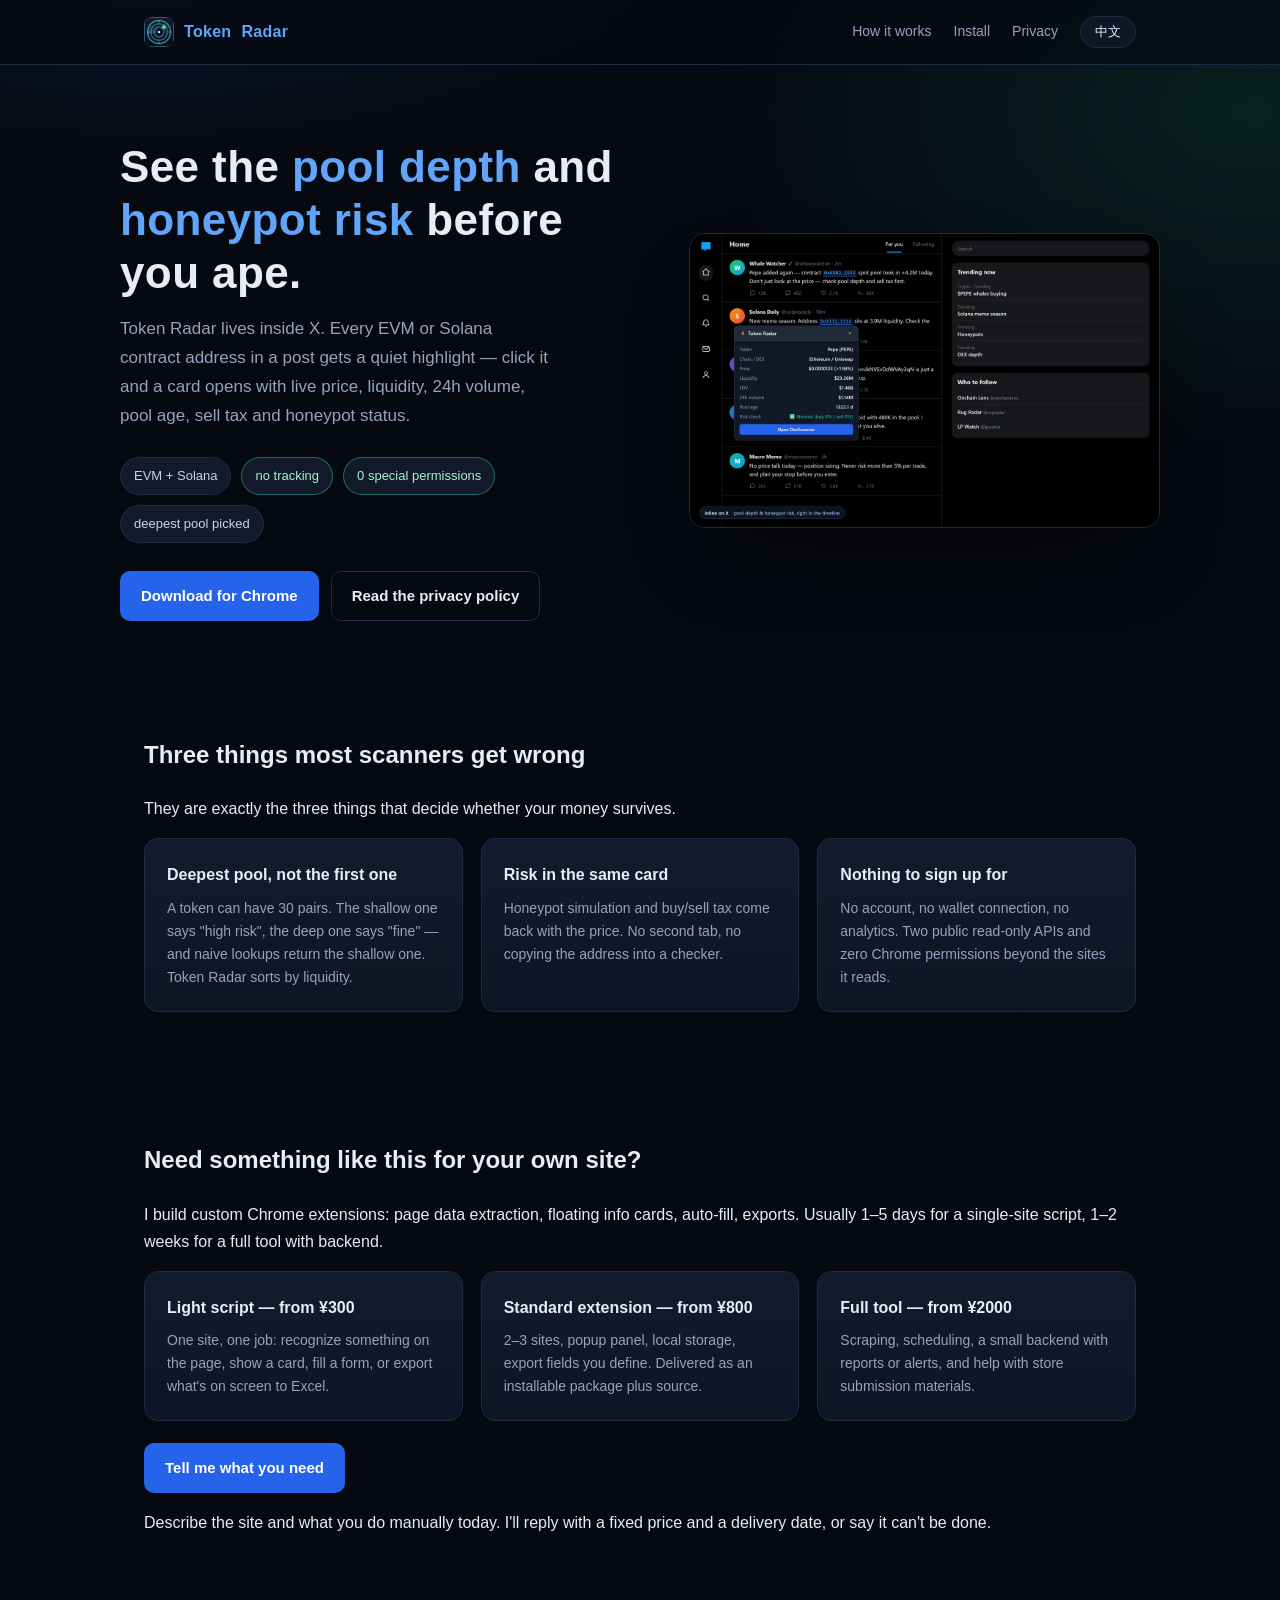
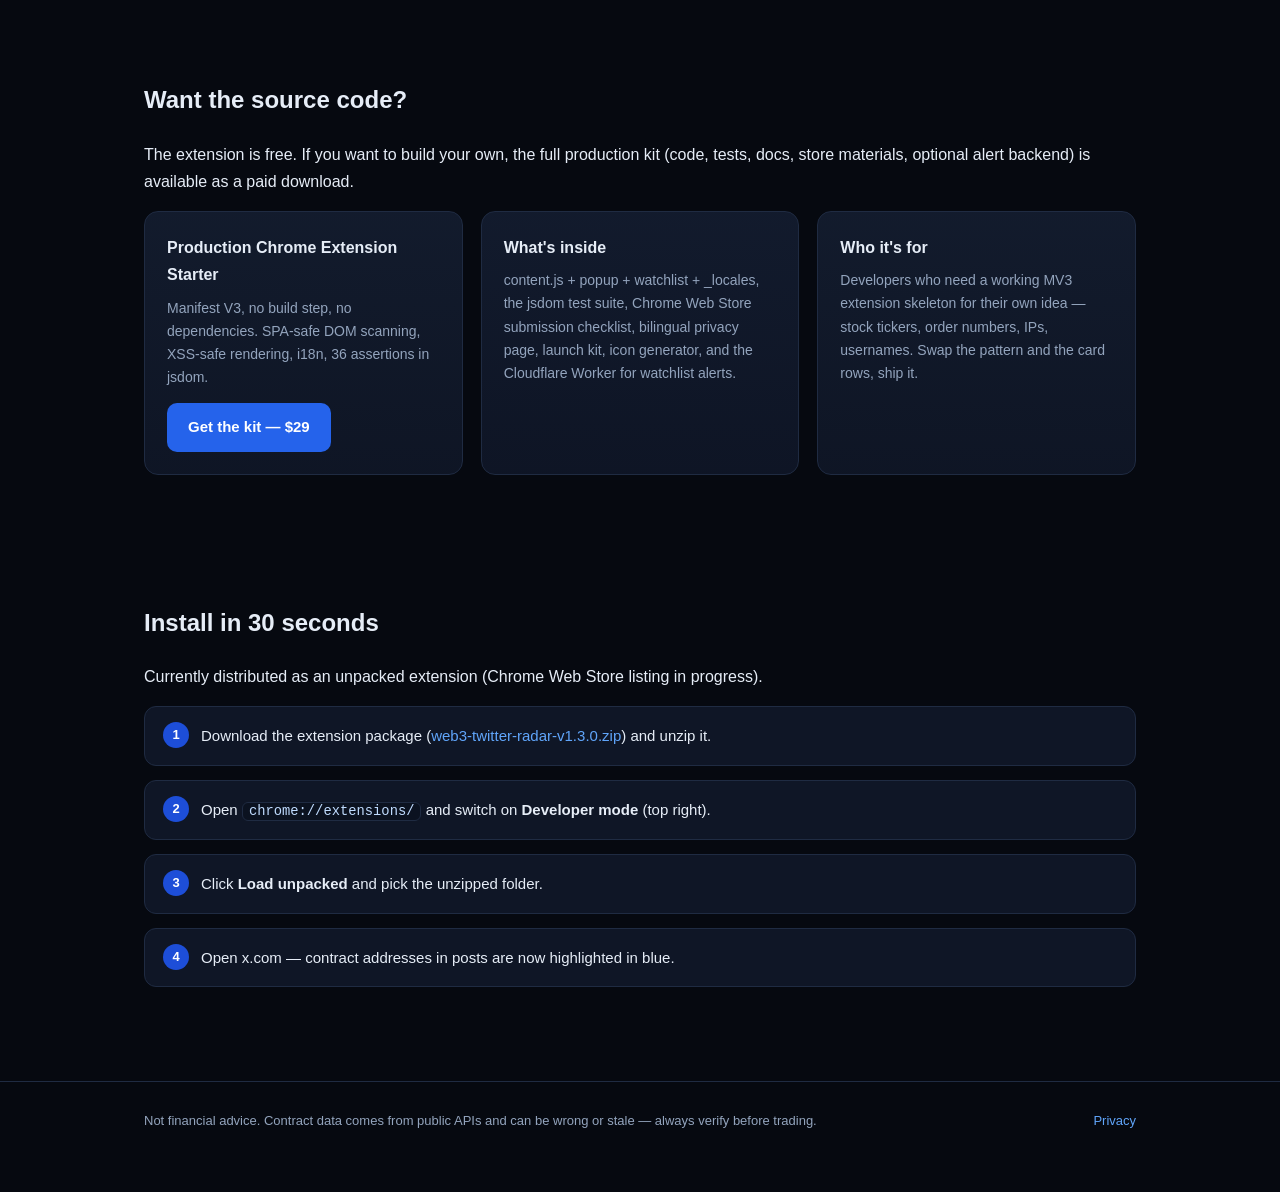
<file: index.html>
<!doctype html>
<html lang="en">
<head>
<meta charset="utf-8" />
<meta name="viewport" content="width=device-width, initial-scale=1" />
<title>Web3 Token Radar — DEX price & honeypot risk on X</title>
<meta name="description" content="A Chrome extension that highlights crypto contract addresses on X and shows live DEX price, liquidity depth and honeypot risk. No login, no tracking, zero special permissions." />
<meta property="og:title" content="Web3 Token Radar" />
<meta property="og:description" content="See pool depth and honeypot risk on any contract in a post — without leaving X." />
<meta property="og:image" content="img/store-1-inline-en.png" />
<link rel="icon" href="img/icon128.png" />
<link rel="stylesheet" href="style.css" />
</head>
<body>

<header>
  <div class="wrap nav">
    <a class="brand" href="./"><img src="img/icon128.png" alt="" /> Token <span>Radar</span></a>
    <nav class="links">
      <a href="#how" data-i18n="navHow">How it works</a>
      <a href="#install" data-i18n="navInstall">Install</a>
      <a href="privacy.html" data-i18n="navPrivacy">Privacy</a>
      <button class="lang-btn" id="langBtn" type="button">中文</button>
    </nav>
  </div>
</header>

<main>
  <div class="wrap hero">
    <div>
      <h1 data-i18n="heroTitle">See the <em>pool depth</em> and <em>honeypot risk</em> before you ape.</h1>
      <p class="lead" data-i18n="heroLead">Token Radar lives inside X. Every EVM or Solana contract address in a post gets a quiet highlight — click it and a card opens with live price, liquidity, 24h volume, pool age, sell tax and honeypot status.</p>
      <div class="chips">
        <span class="chip" data-i18n="chipChains">EVM + Solana</span>
        <span class="chip ok" data-i18n="chipNoTracking">no tracking</span>
        <span class="chip ok" data-i18n="chipPerms">0 special permissions</span>
        <span class="chip" data-i18n="chipDeepest">deepest pool picked</span>
      </div>
      <div class="cta">
        <a class="btn" href="https://github.com/maomaoyu777/token-radar-release/releases/latest/download/web3-twitter-radar-v1.3.0.zip" data-i18n="ctaInstall">Download for Chrome</a>
        <a class="btn ghost" href="privacy.html" data-i18n="ctaPrivacy">Read the privacy policy</a>
      </div>
    </div>
    <div class="shot"><img src="img/store-1-inline-en.png" alt="Token Radar card open over an X timeline" /></div>
  </div>

  <section id="how">
    <div class="wrap">
      <h2 data-i18n="howTitle">Three things most scanners get wrong</h2>
      <p class="sub" data-i18n="howSub">They are exactly the three things that decide whether your money survives.</p>
      <div class="grid">
        <div class="card">
          <h3 data-i18n="card1Title">Deepest pool, not the first one</h3>
          <p data-i18n="card1Body">A token can have 30 pairs. The shallow one says "high risk", the deep one says "fine" — and naive lookups return the shallow one. Token Radar sorts by liquidity.</p>
        </div>
        <div class="card">
          <h3 data-i18n="card2Title">Risk in the same card</h3>
          <p data-i18n="card2Body">Honeypot simulation and buy/sell tax come back with the price. No second tab, no copying the address into a checker.</p>
        </div>
        <div class="card">
          <h3 data-i18n="card3Title">Nothing to sign up for</h3>
          <p data-i18n="card3Body">No account, no wallet connection, no analytics. Two public read-only APIs and zero Chrome permissions beyond the sites it reads.</p>
        </div>
      </div>
    </div>
  </section>

  <section id="hire">
    <div class="wrap">
      <h2 data-i18n="hireTitle">Need something like this for your own site?</h2>
      <p class="sub" data-i18n="hireSub">I build custom Chrome extensions: page data extraction, floating info cards, auto-fill, exports. Usually 1–5 days for a single-site script, 1–2 weeks for a full tool with backend.</p>
      <div class="grid">
        <div class="card">
          <h3 data-i18n="hire1">Light script — from ¥300</h3>
          <p data-i18n="hire2">One site, one job: recognize something on the page, show a card, fill a form, or export what's on screen to Excel.</p>
        </div>
        <div class="card">
          <h3 data-i18n="hire3">Standard extension — from ¥800</h3>
          <p data-i18n="hire4">2–3 sites, popup panel, local storage, export fields you define. Delivered as an installable package plus source.</p>
        </div>
        <div class="card">
          <h3 data-i18n="hire5">Full tool — from ¥2000</h3>
          <p data-i18n="hire6">Scraping, scheduling, a small backend with reports or alerts, and help with store submission materials.</p>
        </div>
      </div>
      <p style="margin-top:22px">
        <a class="btn" href="mailto:cantermattera@gmail.com?subject=Chrome%20extension%20project" data-i18n="hireCta">Tell me what you need</a>
      </p>
      <p class="sub" data-i18n="hireNote" style="margin-top:10px">Describe the site and what you do manually today. I'll reply with a fixed price and a delivery date, or say it can't be done.</p>
    </div>
  </section>

  <section id="source">
    <div class="wrap">
      <h2 data-i18n="srcTitle">Want the source code?</h2>
      <p class="sub" data-i18n="srcSub">The extension is free. If you want to build your own, the full production kit (code, tests, docs, store materials, optional alert backend) is available as a paid download.</p>
      <div class="grid">
        <div class="card">
          <h3 data-i18n="src1">Production Chrome Extension Starter</h3>
          <p data-i18n="src2">Manifest V3, no build step, no dependencies. SPA-safe DOM scanning, XSS-safe rendering, i18n, 36 assertions in jsdom.</p>
          <p style="margin-top:14px">
            <a class="btn" href="https://maomaoyu666777.gumroad.com/l/blmuhx" data-i18n="srcCta">Get the kit — $29</a>
          </p>
        </div>
        <div class="card">
          <h3 data-i18n="src3">What's inside</h3>
          <p data-i18n="src4">content.js + popup + watchlist + _locales, the jsdom test suite, Chrome Web Store submission checklist, bilingual privacy page, launch kit, icon generator, and the Cloudflare Worker for watchlist alerts.</p>
        </div>
        <div class="card">
          <h3 data-i18n="src5">Who it's for</h3>
          <p data-i18n="src6">Developers who need a working MV3 extension skeleton for their own idea — stock tickers, order numbers, IPs, usernames. Swap the pattern and the card rows, ship it.</p>
        </div>
      </div>
    </div>
  </section>

  <section id="install">
    <div class="wrap">
      <h2 data-i18n="installTitle">Install in 30 seconds</h2>
      <p class="sub" data-i18n="installSub">Currently distributed as an unpacked extension (Chrome Web Store listing in progress).</p>
      <ol class="steps">
        <li data-i18n="step1">Download the extension package (<a href="https://github.com/maomaoyu777/token-radar-release/releases/latest/download/web3-twitter-radar-v1.3.0.zip">web3-twitter-radar-v1.3.0.zip</a>) and unzip it.</li>
        <li data-i18n="step2">Open <code>chrome://extensions/</code> and switch on <strong>Developer mode</strong> (top right).</li>
        <li data-i18n="step3">Click <strong>Load unpacked</strong> and pick the unzipped folder.</li>
        <li data-i18n="step4">Open x.com — contract addresses in posts are now highlighted in blue.</li>
      </ol>
    </div>
  </section>
</main>

<footer>
  <div class="wrap">
    <span data-i18n="footerNote">Not financial advice. Contract data comes from public APIs and can be wrong or stale — always verify before trading.</span>
    <span style="margin-left:auto"><a href="privacy.html" data-i18n="navPrivacy">Privacy</a></span>
  </div>
</footer>

<script>
  // 极简双语切换：英文写死，中文文案放字典里，按钮切换 data-lang 内容
  const ZH = {
    navHow: '怎么用', navInstall: '安装', navPrivacy: '隐私政策',
    heroTitle: '先看<em>池子深度</em>和<em>貔貅风险</em>，再决定要不要冲。',
    heroLead: 'Token Radar 常驻在 X 里。推文中的 EVM / Solana 合约地址会被淡淡高亮，点一下就地弹出卡片：实时价格、流动性、24h 交易量、池子年龄、卖出税与貔貅状态。',
    chipChains: 'EVM + Solana', chipNoTracking: '无埋点', chipPerms: '0 特殊权限', chipDeepest: '自动选最深池子',
    ctaInstall: '下载安装包', ctaPrivacy: '查看隐私政策',
    howTitle: '大多数扫描器搞错的三件事', howSub: '而这三点，恰好决定你的钱能不能活着出来。',
    card1Title: '取最深池子，不是第一条', card1Body: '一个代币可能有 30 个交易对。浅池子显示"高风险"，深池子显示"正常"，而多数工具返回的是浅的那条。Token Radar 按流动性排序取最深。',
    card2Title: '风控就在同一张卡里', card2Body: '貔貅模拟和买卖税与价格一起返回，不用再开第二个标签页、也不用把地址复制到别的检测站。',
    card3Title: '没有任何注册项', card3Body: '无账号、无钱包连接、无统计埋点。只调用两个公开只读接口，除读取的站点外不申请任何 Chrome 权限。',
    installTitle: '30 秒装好', installSub: '目前以「解压加载」方式分发（Chrome 商店审核中）。',
    hireTitle: '想为你的网站做点类似的东西？',
    hireSub: '我接 Chrome 扩展定制：页面数据提取、悬浮信息卡、自动填表、导出。单站小脚本一般 1–5 天，带后台的完整工具 1–2 周。',
    hire1: '轻量脚本 — 300 元起',
    hire2: '一个网站、一件事：识别页面上的某个信息、弹卡片、自动填表，或把屏幕上的数据导出成 Excel。',
    hire3: '标准插件 — 800 元起',
    hire4: '2–3 个网站、弹窗面板、本地存储、自定义导出字段。交付可安装的包 + 源码。',
    hire5: '完整工具 — 2000 元起',
    hire6: '抓取、定时任务、小后台（报表或提醒），并协助准备商店上架材料。',
    hireCta: '说下你的需求',
    hireNote: '告诉我哪个网站、你现在手动做什么。我会回复固定价格和交付日期，做不了也会直说。',
    srcTitle: '想要源码？',
    srcSub: '扩展本身免费。想自己做一个的话，完整生产套件（代码、测试、文档、商店材料、可选提醒后端）是付费下载。',
    src1: '生产级 Chrome 扩展模板',
    src2: 'Manifest V3，无构建、无依赖。SPA 安全的 DOM 扫描、防 XSS 渲染、双语 i18n、36 条 jsdom 断言。',
    srcCta: '获取源码包 — 29 美元',
    src3: '包含什么',
    src4: 'content.js + popup + 监控列表 + 多语言，jsdom 测试套件，Chrome 商店提交清单，双语隐私页，发布 Kit，图标生成脚本，以及监控提醒用的 Cloudflare Worker。',
    src5: '适合谁',
    src6: '需要一套能跑的 MV3 扩展骨架来做自己产品的开发者——股票代码、订单号、IP、用户名都行。换个匹配规则和卡片字段就能上线。',
    step1: '下载 <a href="https://github.com/maomaoyu777/token-radar-release/releases/latest/download/web3-twitter-radar-v1.3.0.zip" style="color:#60a5fa">web3-twitter-radar-v1.3.0.zip</a> 并解压。',
    step2: '打开 <code>chrome://extensions/</code>，右上角开启<strong>开发者模式</strong>。',
    step3: '点<strong>加载已解压的扩展程序</strong>，选择刚解压的文件夹。',
    step4: '打开 x.com —— 推文里的合约地址现在会蓝色高亮，点一下出卡。',
    footerNote: '不构成投资建议。合约数据来自公开接口，可能滞后或有误，交易前请自行复核。',
  };
  const EN = {};
  document.querySelectorAll('[data-i18n]').forEach((el) => {
    EN[el.dataset.i18n] = el.innerHTML;
  });

  function apply(lang) {
    const map = lang === 'zh' ? ZH : EN;
    document.querySelectorAll('[data-i18n]').forEach((el) => {
      const key = el.dataset.i18n;
      if (map[key]) el.innerHTML = map[key];
    });
    document.documentElement.lang = lang === 'zh' ? 'zh-CN' : 'en';
    document.getElementById('langBtn').textContent = lang === 'zh' ? 'English' : '中文';
    try { localStorage.setItem('w3r-lang', lang); } catch (e) {}
  }

  let saved = null;
  try { saved = localStorage.getItem('w3r-lang'); } catch (e) {}
  const qs = new URLSearchParams(location.search).get('lang');
  const initial = qs || saved || ((navigator.language || '').toLowerCase().startsWith('zh') ? 'zh' : 'en');
  if (initial === 'zh') apply('zh');

  document.getElementById('langBtn').addEventListener('click', () => {
    apply(document.documentElement.lang === 'zh-CN' ? 'en' : 'zh');
  });
</script>
</body>
</html>
</file>
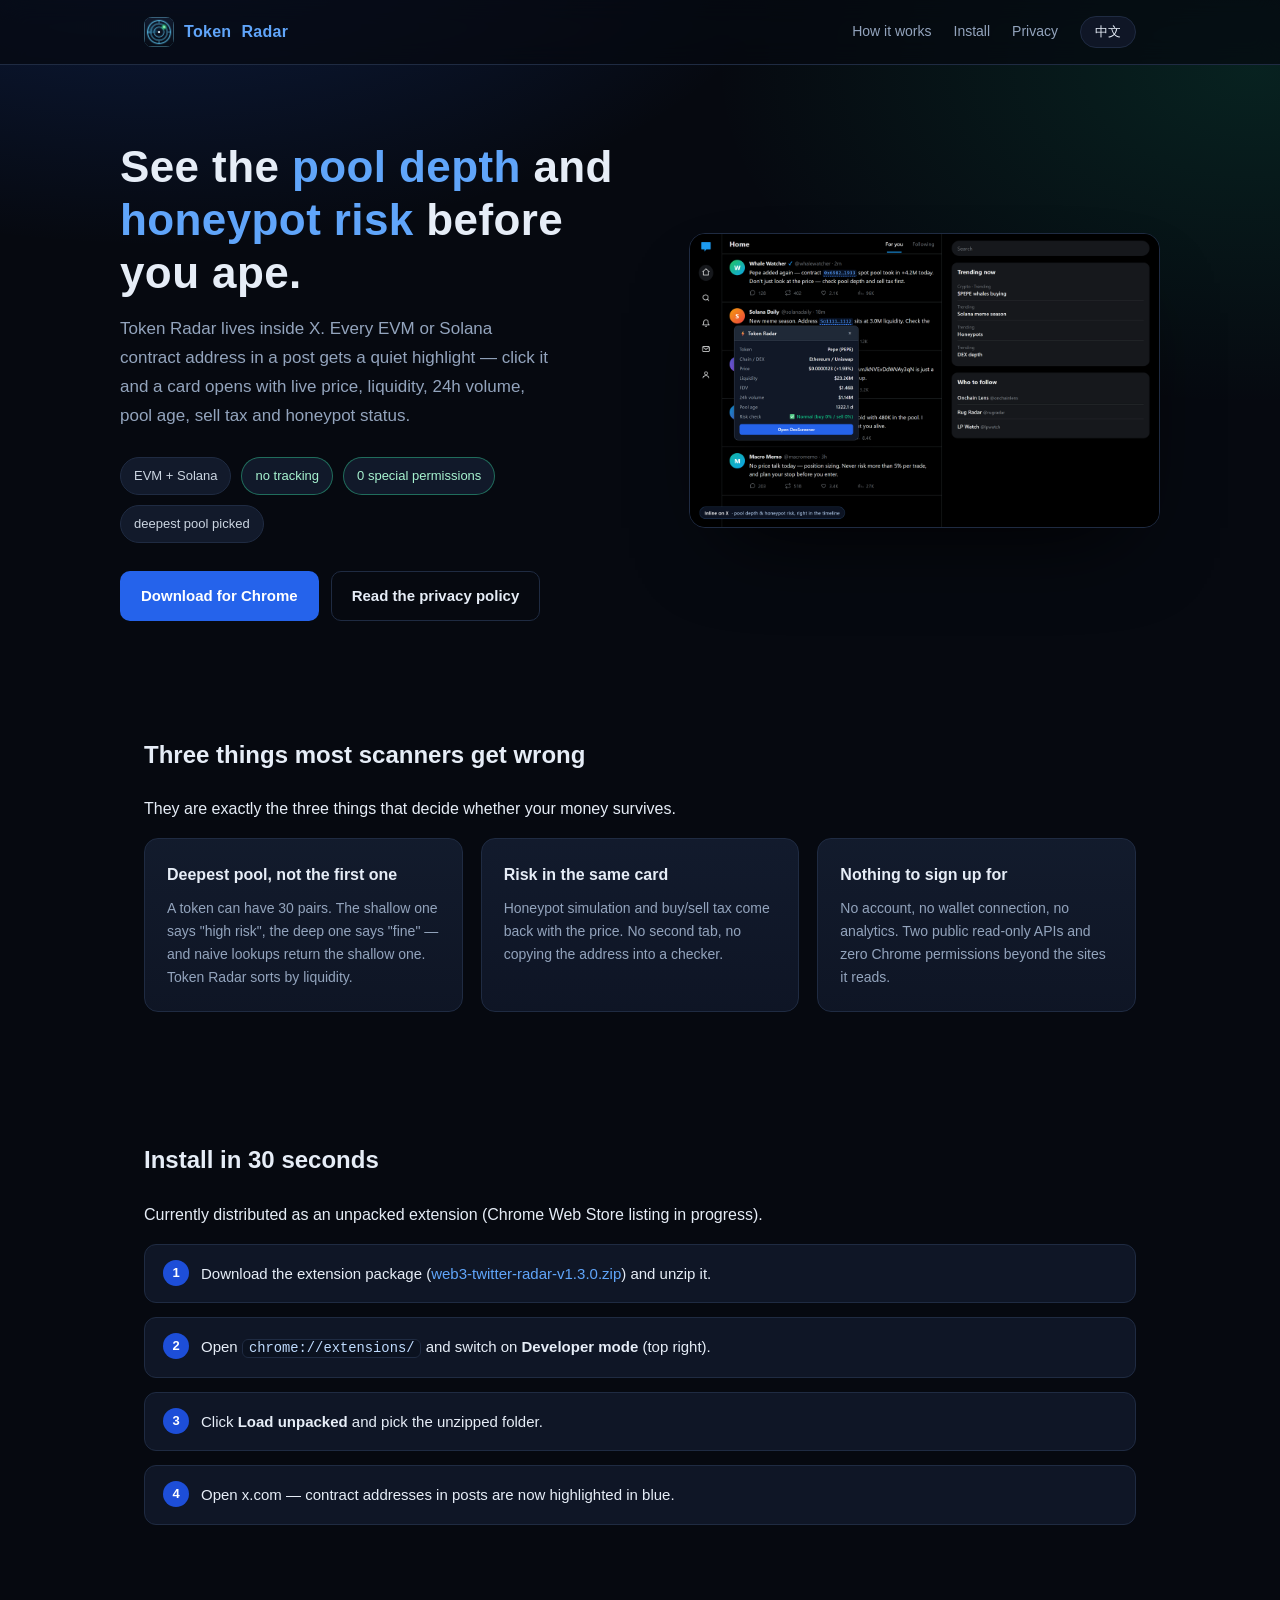
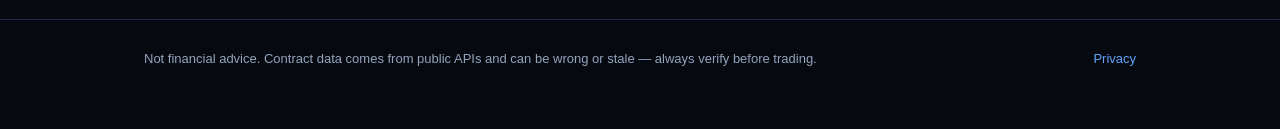
<file: store-site/index.html>
<!doctype html>
<html lang="en">
<head>
<meta charset="utf-8" />
<meta name="viewport" content="width=device-width, initial-scale=1" />
<title>Web3 Token Radar — DEX price & honeypot risk on X</title>
<meta name="description" content="A Chrome extension that highlights crypto contract addresses on X and shows live DEX price, liquidity depth and honeypot risk. No login, no tracking, zero special permissions." />
<meta property="og:title" content="Web3 Token Radar" />
<meta property="og:description" content="See pool depth and honeypot risk on any contract in a post — without leaving X." />
<meta property="og:image" content="img/store-1-inline-en.png" />
<link rel="icon" href="img/icon128.png" />
<link rel="stylesheet" href="style.css" />
</head>
<body>

<header>
  <div class="wrap nav">
    <a class="brand" href="./"><img src="img/icon128.png" alt="" /> Token <span>Radar</span></a>
    <nav class="links">
      <a href="#how" data-i18n="navHow">How it works</a>
      <a href="#install" data-i18n="navInstall">Install</a>
      <a href="privacy.html" data-i18n="navPrivacy">Privacy</a>
      <button class="lang-btn" id="langBtn" type="button">中文</button>
    </nav>
  </div>
</header>

<main>
  <div class="wrap hero">
    <div>
      <h1 data-i18n="heroTitle">See the <em>pool depth</em> and <em>honeypot risk</em> before you ape.</h1>
      <p class="lead" data-i18n="heroLead">Token Radar lives inside X. Every EVM or Solana contract address in a post gets a quiet highlight — click it and a card opens with live price, liquidity, 24h volume, pool age, sell tax and honeypot status.</p>
      <div class="chips">
        <span class="chip" data-i18n="chipChains">EVM + Solana</span>
        <span class="chip ok" data-i18n="chipNoTracking">no tracking</span>
        <span class="chip ok" data-i18n="chipPerms">0 special permissions</span>
        <span class="chip" data-i18n="chipDeepest">deepest pool picked</span>
      </div>
      <div class="cta">
        <a class="btn" href="https://github.com/maomaoyu777/token-radar-release/releases/latest/download/web3-twitter-radar-v1.3.0.zip" data-i18n="ctaInstall">Download for Chrome</a>
        <a class="btn ghost" href="privacy.html" data-i18n="ctaPrivacy">Read the privacy policy</a>
      </div>
    </div>
    <div class="shot"><img src="img/store-1-inline-en.png" alt="Token Radar card open over an X timeline" /></div>
  </div>

  <section id="how">
    <div class="wrap">
      <h2 data-i18n="howTitle">Three things most scanners get wrong</h2>
      <p class="sub" data-i18n="howSub">They are exactly the three things that decide whether your money survives.</p>
      <div class="grid">
        <div class="card">
          <h3 data-i18n="card1Title">Deepest pool, not the first one</h3>
          <p data-i18n="card1Body">A token can have 30 pairs. The shallow one says "high risk", the deep one says "fine" — and naive lookups return the shallow one. Token Radar sorts by liquidity.</p>
        </div>
        <div class="card">
          <h3 data-i18n="card2Title">Risk in the same card</h3>
          <p data-i18n="card2Body">Honeypot simulation and buy/sell tax come back with the price. No second tab, no copying the address into a checker.</p>
        </div>
        <div class="card">
          <h3 data-i18n="card3Title">Nothing to sign up for</h3>
          <p data-i18n="card3Body">No account, no wallet connection, no analytics. Two public read-only APIs and zero Chrome permissions beyond the sites it reads.</p>
        </div>
      </div>
    </div>
  </section>

  <section id="install">
    <div class="wrap">
      <h2 data-i18n="installTitle">Install in 30 seconds</h2>
      <p class="sub" data-i18n="installSub">Currently distributed as an unpacked extension (Chrome Web Store listing in progress).</p>
      <ol class="steps">
        <li data-i18n="step1">Download the extension package (<a href="https://github.com/maomaoyu777/token-radar-release/releases/latest/download/web3-twitter-radar-v1.3.0.zip">web3-twitter-radar-v1.3.0.zip</a>) and unzip it.</li>
        <li data-i18n="step2">Open <code>chrome://extensions/</code> and switch on <strong>Developer mode</strong> (top right).</li>
        <li data-i18n="step3">Click <strong>Load unpacked</strong> and pick the unzipped folder.</li>
        <li data-i18n="step4">Open x.com — contract addresses in posts are now highlighted in blue.</li>
      </ol>
    </div>
  </section>
</main>

<footer>
  <div class="wrap">
    <span data-i18n="footerNote">Not financial advice. Contract data comes from public APIs and can be wrong or stale — always verify before trading.</span>
    <span style="margin-left:auto"><a href="privacy.html" data-i18n="navPrivacy">Privacy</a></span>
  </div>
</footer>

<script>
  // 极简双语切换：英文写死，中文文案放字典里，按钮切换 data-lang 内容
  const ZH = {
    navHow: '怎么用', navInstall: '安装', navPrivacy: '隐私政策',
    heroTitle: '先看<em>池子深度</em>和<em>貔貅风险</em>，再决定要不要冲。',
    heroLead: 'Token Radar 常驻在 X 里。推文中的 EVM / Solana 合约地址会被淡淡高亮，点一下就地弹出卡片：实时价格、流动性、24h 交易量、池子年龄、卖出税与貔貅状态。',
    chipChains: 'EVM + Solana', chipNoTracking: '无埋点', chipPerms: '0 特殊权限', chipDeepest: '自动选最深池子',
    ctaInstall: '下载安装包', ctaPrivacy: '查看隐私政策',
    howTitle: '大多数扫描器搞错的三件事', howSub: '而这三点，恰好决定你的钱能不能活着出来。',
    card1Title: '取最深池子，不是第一条', card1Body: '一个代币可能有 30 个交易对。浅池子显示"高风险"，深池子显示"正常"，而多数工具返回的是浅的那条。Token Radar 按流动性排序取最深。',
    card2Title: '风控就在同一张卡里', card2Body: '貔貅模拟和买卖税与价格一起返回，不用再开第二个标签页、也不用把地址复制到别的检测站。',
    card3Title: '没有任何注册项', card3Body: '无账号、无钱包连接、无统计埋点。只调用两个公开只读接口，除读取的站点外不申请任何 Chrome 权限。',
    installTitle: '30 秒装好', installSub: '目前以「解压加载」方式分发（Chrome 商店审核中）。',
    step1: '下载 <a href="https://github.com/maomaoyu777/token-radar-release/releases/latest/download/web3-twitter-radar-v1.3.0.zip" style="color:#60a5fa">web3-twitter-radar-v1.3.0.zip</a> 并解压。',
    step2: '打开 <code>chrome://extensions/</code>，右上角开启<strong>开发者模式</strong>。',
    step3: '点<strong>加载已解压的扩展程序</strong>，选择刚解压的文件夹。',
    step4: '打开 x.com —— 推文里的合约地址现在会蓝色高亮，点一下出卡。',
    footerNote: '不构成投资建议。合约数据来自公开接口，可能滞后或有误，交易前请自行复核。',
  };
  const EN = {};
  document.querySelectorAll('[data-i18n]').forEach((el) => {
    EN[el.dataset.i18n] = el.innerHTML;
  });

  function apply(lang) {
    const map = lang === 'zh' ? ZH : EN;
    document.querySelectorAll('[data-i18n]').forEach((el) => {
      const key = el.dataset.i18n;
      if (map[key]) el.innerHTML = map[key];
    });
    document.documentElement.lang = lang === 'zh' ? 'zh-CN' : 'en';
    document.getElementById('langBtn').textContent = lang === 'zh' ? 'English' : '中文';
    try { localStorage.setItem('w3r-lang', lang); } catch (e) {}
  }

  let saved = null;
  try { saved = localStorage.getItem('w3r-lang'); } catch (e) {}
  const qs = new URLSearchParams(location.search).get('lang');
  const initial = qs || saved || ((navigator.language || '').toLowerCase().startsWith('zh') ? 'zh' : 'en');
  if (initial === 'zh') apply('zh');

  document.getElementById('langBtn').addEventListener('click', () => {
    apply(document.documentElement.lang === 'zh-CN' ? 'en' : 'zh');
  });
</script>
</body>
</html>
</file>
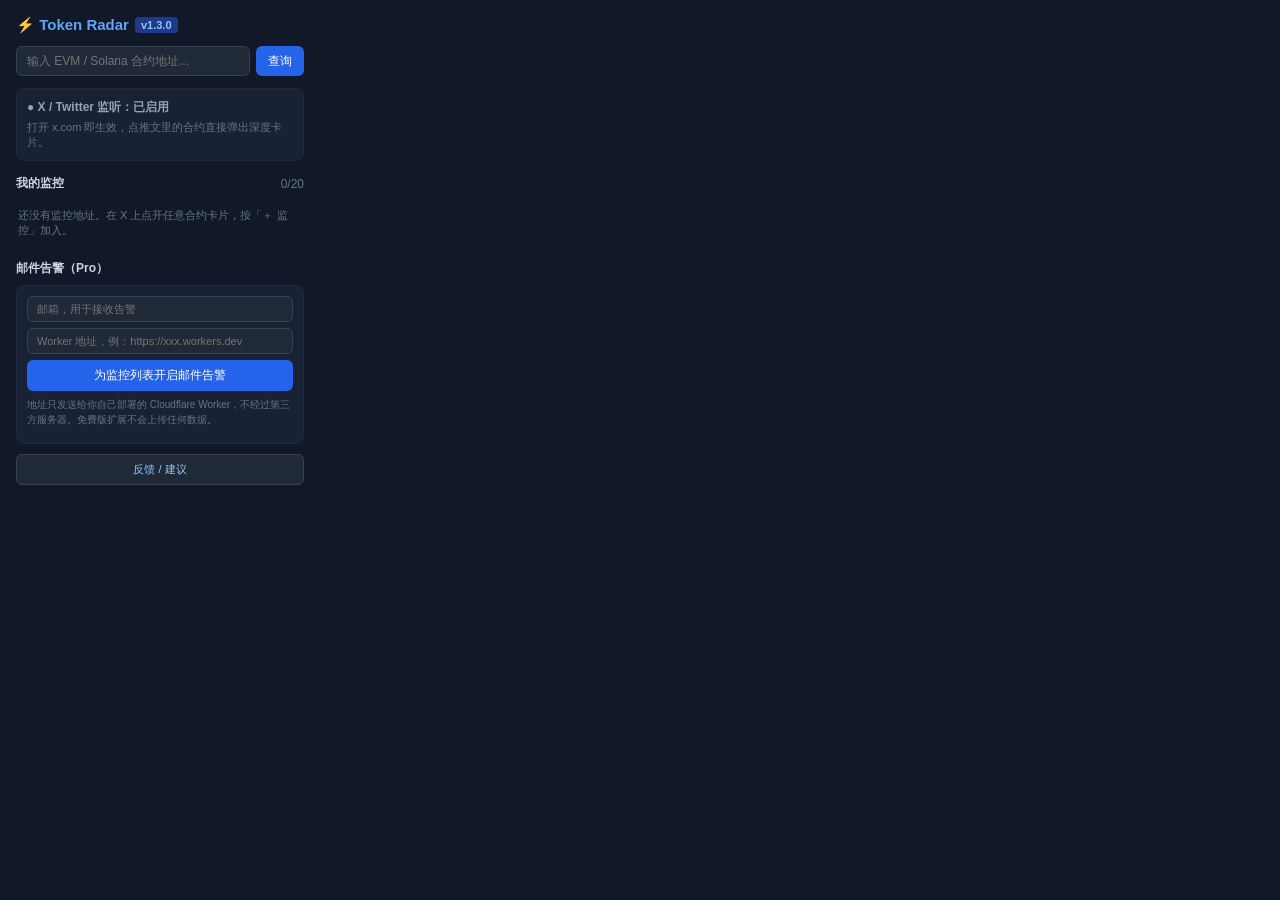
<file: popup.html>
<!DOCTYPE html>
<html lang="zh-CN">
<head>
  <meta charset="UTF-8">
  <title>Web3 Token Radar</title>
  <style>
    body {
      width: 320px;
      margin: 0;
      padding: 16px;
      background: #111827;
      color: #f3f4f6;
      font-family: -apple-system, BlinkMacSystemFont, "Segoe UI", Roboto, sans-serif;
      font-size: 13px;
      box-sizing: border-box;
    }
    .header {
      display: flex;
      justify-content: space-between;
      align-items: center;
      margin-bottom: 12px;
    }
    h2 {
      margin: 0;
      font-size: 15px;
      color: #60a5fa;
      display: flex;
      align-items: center;
      gap: 6px;
    }
    .badge {
      padding: 2px 6px;
      border-radius: 4px;
      font-size: 11px;
      background: #1e3a8a;
      color: #93c5fd;
    }
    .search-box {
      display: flex;
      gap: 6px;
      margin-bottom: 12px;
    }
    input {
      flex: 1;
      background: #1f2937;
      border: 1px solid #374151;
      color: #f9fafb;
      padding: 7px 10px;
      border-radius: 6px;
      font-size: 12px;
      outline: none;
    }
    input:focus {
      border-color: #3b82f6;
    }
    button {
      background: #2563eb;
      border: none;
      color: #fff;
      padding: 0 12px;
      border-radius: 6px;
      font-size: 12px;
      cursor: pointer;
      font-weight: 500;
    }
    button:hover {
      background: #1d4ed8;
    }
    .result-box {
      display: none;
      background: #1f2937;
      border: 1px solid #374151;
      border-radius: 8px;
      padding: 12px;
      margin-bottom: 12px;
    }
    .row {
      display: flex;
      justify-content: space-between;
      margin-bottom: 6px;
      font-size: 12px;
    }
    .row:last-child {
      margin-bottom: 0;
    }
    .label {
      color: #9ca3af;
    }
    .val {
      font-weight: 500;
    }
    .up { color: #10b981; }
    .down { color: #ef4444; }
    .status-box {
      background: #182234;
      border: 1px solid #1e293b;
      border-radius: 8px;
      padding: 10px;
      font-size: 12px;
      color: #94a3b8;
    }
    .footer-links {
      display: flex;
      gap: 10px;
      margin-top: 10px;
      font-size: 11px;
    }
    .footer-links a {
      flex: 1;
      text-align: center;
      padding: 7px 8px;
      border-radius: 6px;
      background: #1f2937;
      border: 1px solid #374151;
      color: #93c5fd;
      text-decoration: none;
    }
    .footer-links a:hover {
      border-color: #3b82f6;
      color: #bfdbfe;
    }
    .footer-links a.support {
      background: #1d4ed8;
      border-color: #2563eb;
      color: #fff;
      font-weight: 600;
    }
    .footer-links a.support:hover { background: #2563eb; }

    /* ---- 监控列表 ---- */
    .section-title {
      display: flex;
      align-items: center;
      justify-content: space-between;
      font-size: 12px;
      color: #cbd5e1;
      margin: 14px 0 8px;
      font-weight: 600;
    }
    .section-title .count { color: #64748b; font-weight: 400; }
    .watch-list { display: flex; flex-direction: column; gap: 6px; }
    .watch-empty { font-size: 11px; color: #64748b; padding: 8px 2px; }
    .watch-item {
      display: flex;
      align-items: center;
      gap: 8px;
      background: #1f2937;
      border: 1px solid #374151;
      border-radius: 6px;
      padding: 7px 9px;
      font-size: 12px;
    }
    .watch-item .sym { font-weight: 600; color: #e5e7eb; max-width: 70px; overflow: hidden; text-overflow: ellipsis; white-space: nowrap; }
    .watch-item .addr { color: #6b7280; font-family: ui-monospace, Consolas, monospace; font-size: 11px; flex: 1; }
    .watch-item .rm {
      background: transparent; border: 0; color: #94a3b8; cursor: pointer;
      font-size: 14px; line-height: 1; padding: 2px 4px;
    }
    .watch-item .rm:hover { color: #ef4444; }

    /* ---- Pro 告警 ---- */
    .pro-box { background: #182234; border: 1px solid #1e293b; border-radius: 8px; padding: 10px; }
    .pro-box input {
      width: 100%;
      background: #1f2937;
      border: 1px solid #374151;
      color: #f9fafb;
      padding: 6px 9px;
      border-radius: 6px;
      font-size: 11px;
      outline: none;
      margin-bottom: 6px;
      box-sizing: border-box;
    }
    .pro-box input:focus { border-color: #3b82f6; }
    .pro-box button {
      width: 100%;
      background: #2563eb;
      border: 0;
      color: #fff;
      padding: 7px 0;
      border-radius: 6px;
      font-size: 12px;
      font-weight: 500;
      cursor: pointer;
    }
    .pro-box button:disabled { opacity: .6; cursor: default; }
    .pro-note { font-size: 10px; color: #64748b; margin-top: 6px; line-height: 1.5; }
    .pro-result { font-size: 11px; margin-top: 6px; }
  </style>
</head>
<body>
  <div class="header">
    <h2>⚡ Token Radar <span class="badge">v1.3.0</span></h2>
  </div>

  <div class="search-box">
    <input type="text" id="caInput" data-i18n-placeholder="popupPlaceholder" placeholder="输入 EVM / Solana 合约地址..." />
    <button id="searchBtn" data-i18n="popupSearch">查询</button>
  </div>

  <div id="resultBox" class="result-box">
    <div id="resultContent"></div>
  </div>

  <div class="status-box">
    <div>● <b data-i18n="popupStatusOn">X / Twitter 监听：已启用</b></div>
    <div style="margin-top: 4px; font-size: 11px; color: #64748b;" data-i18n="popupStatusDesc">
      打开 x.com 即生效，点推文里的合约直接弹出深度卡片。
    </div>
  </div>

  <div class="section-title">
    <span data-i18n="watchListTitle">我的监控</span>
    <span class="count" id="watchCount">0/20</span>
  </div>
  <div id="watchList" class="watch-list"></div>

  <div class="section-title"><span data-i18n="proTitle">邮件告警（Pro）</span></div>
  <div class="pro-box">
    <input type="email" id="proEmail" data-i18n-placeholder="proEmailPlaceholder" placeholder="邮箱，用于接收告警" />
    <input type="url" id="proEndpoint" data-i18n-placeholder="proEndpointPlaceholder" placeholder="Worker 地址，例：https://xxx.workers.dev" />
    <button id="proEnable" data-i18n="proEnable">为监控列表开启邮件告警</button>
    <div class="pro-note" data-i18n="proNote">
      地址只发送给你自己部署的 Cloudflare Worker，不经过第三方服务器。免费版扩展不会上传任何数据。
    </div>
    <div class="pro-result" id="proResult"></div>
  </div>

  <div id="footerLinks" class="footer-links"></div>

  <script src="watchlist.js"></script>
  <script src="popup.js"></script>
</body>
</html>
</file>
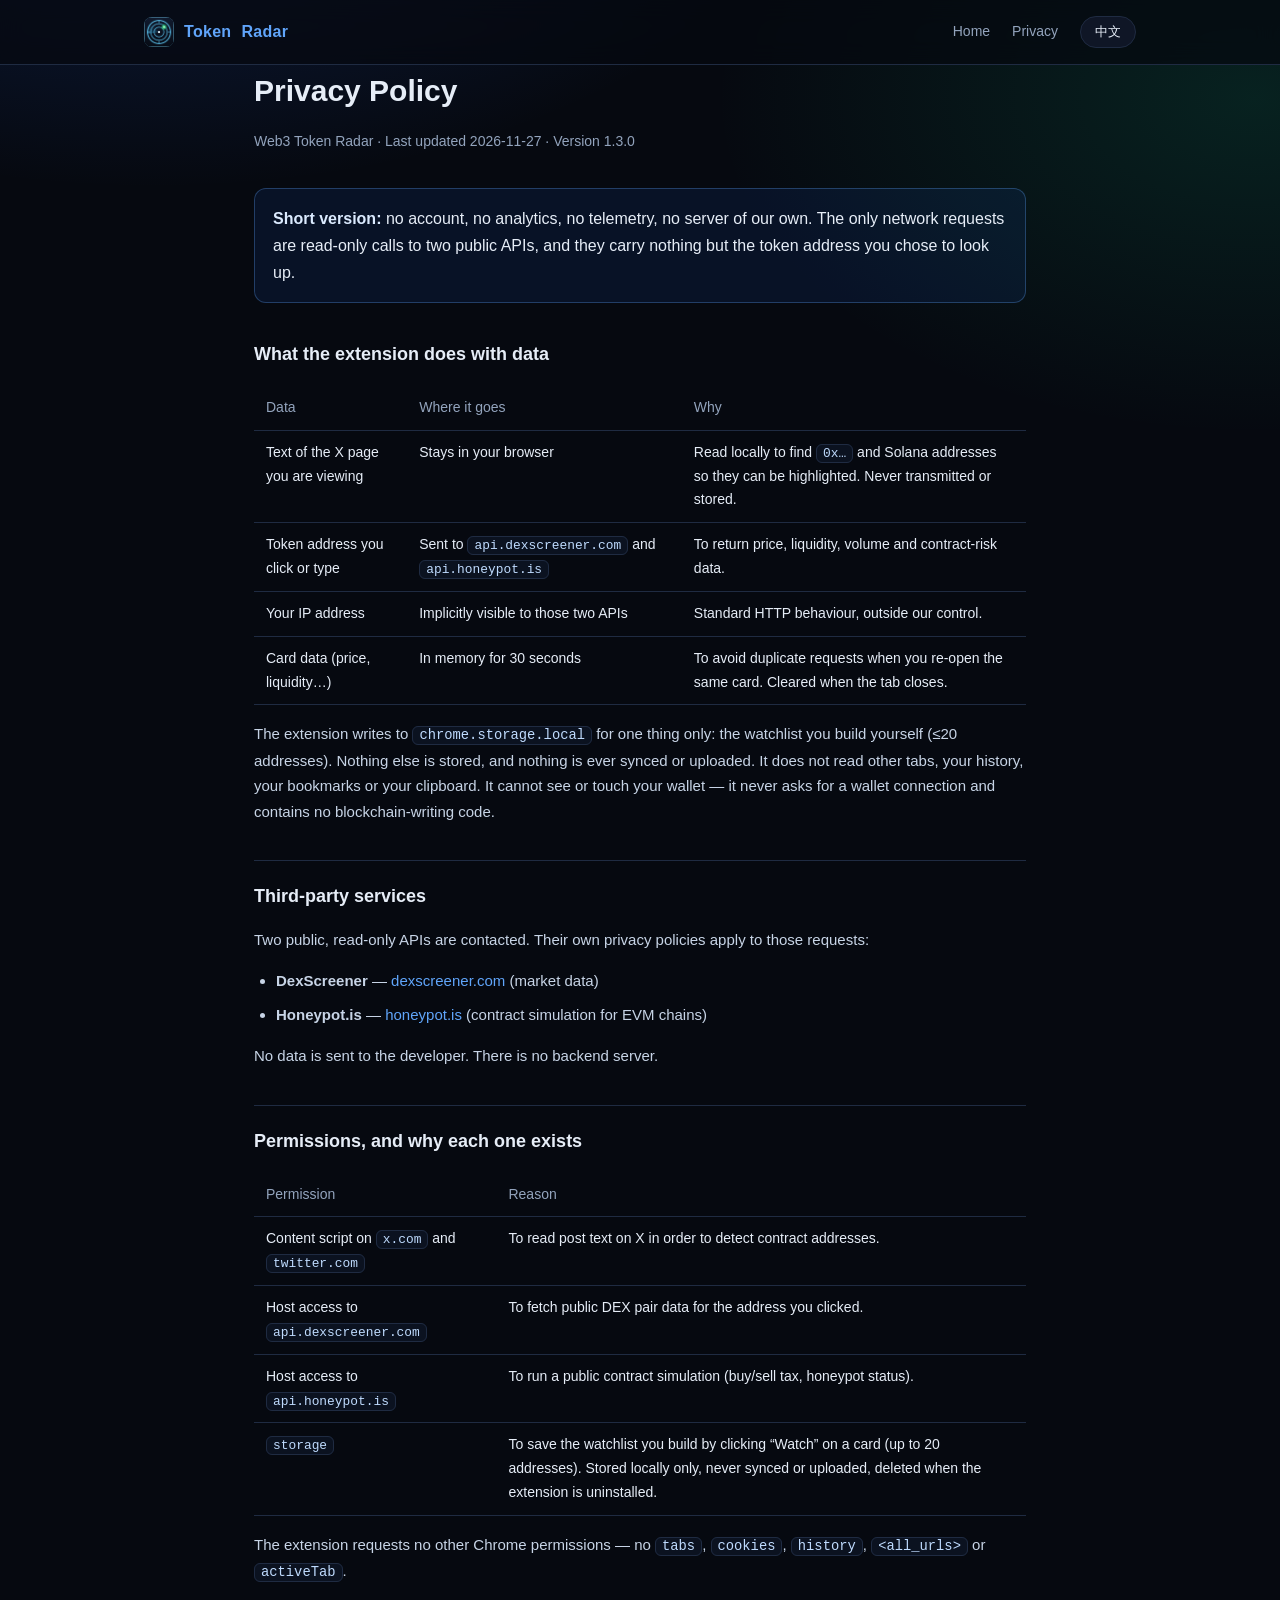
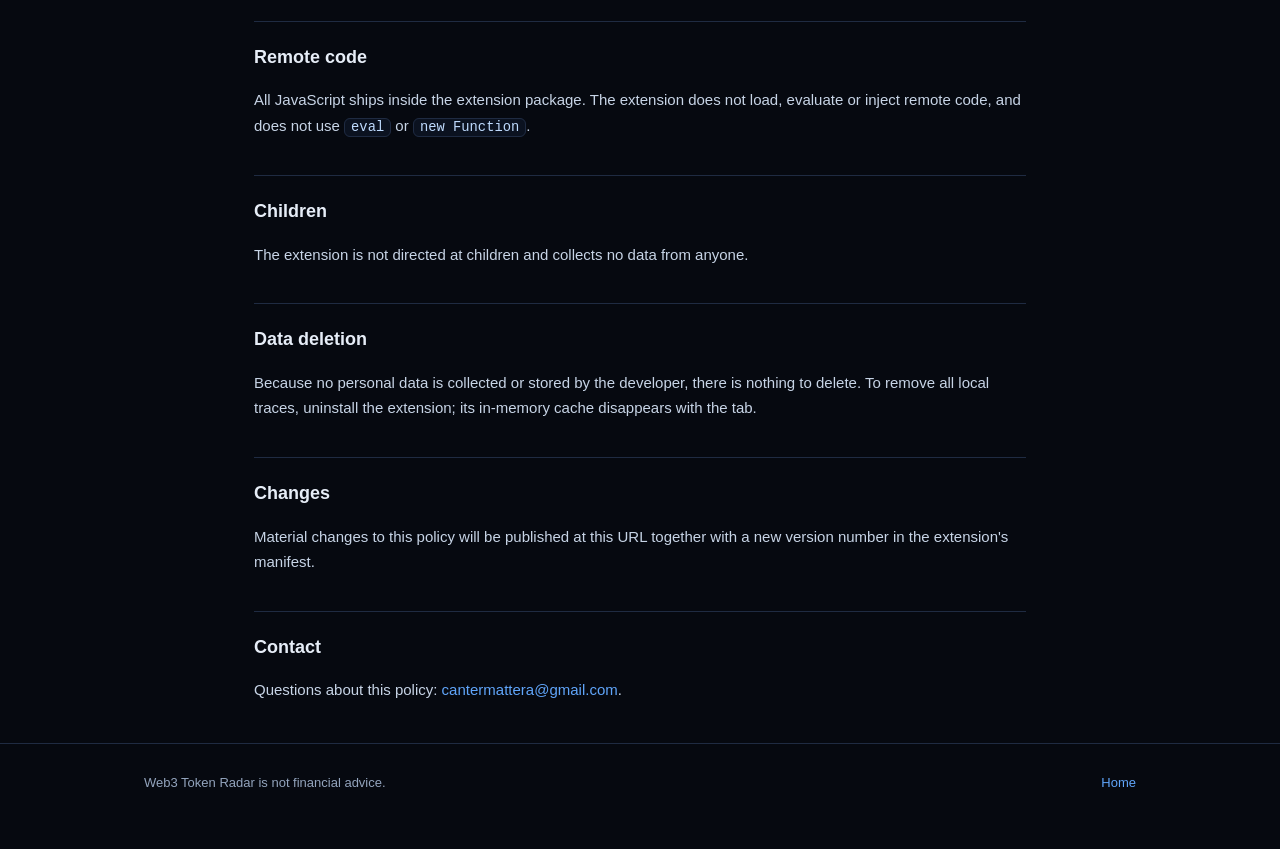
<file: privacy.html>
<!doctype html>
<html lang="en">
<head>
<meta charset="utf-8" />
<meta name="viewport" content="width=device-width, initial-scale=1" />
<title>Privacy Policy — Web3 Token Radar</title>
<meta name="description" content="Privacy policy for the Web3 Token Radar Chrome extension: no account, no analytics, no server. Only two public read-only APIs are contacted." />
<meta name="robots" content="index,follow" />
<link rel="icon" href="img/icon128.png" />
<link rel="stylesheet" href="style.css" />
</head>
<body>

<header>
  <div class="wrap nav">
    <a class="brand" href="./"><img src="img/icon128.png" alt="" /> Token <span>Radar</span></a>
    <nav class="links">
      <a href="index.html" data-i18n="navHome">Home</a>
      <a href="#policy" data-i18n="navPrivacy">Privacy</a>
      <button class="lang-btn" id="langBtn" type="button">中文</button>
    </nav>
  </div>
</header>

<main class="wrap policy" id="policy">
  <h2 data-i18n="title">Privacy Policy</h2>
  <p class="meta" data-i18n="meta">Web3 Token Radar · Last updated 2026-11-27 · Version 1.3.0</p>

  <div class="callout">
    <strong data-i18n="calloutStrong">Short version:</strong>
    <span data-i18n="calloutBody">no account, no analytics, no telemetry, no server of our own. The only network requests are read-only calls to two public APIs, and they carry nothing but the token address you chose to look up.</span>
  </div>

  <h3 data-i18n="h1">What the extension does with data</h3>
  <table>
    <thead>
      <tr>
        <th data-i18n="thData">Data</th>
        <th data-i18n="thWhere">Where it goes</th>
        <th data-i18n="thWhy">Why</th>
      </tr>
    </thead>
    <tbody>
      <tr>
        <td data-i18n="row1c1">Text of the X page you are viewing</td>
        <td data-i18n="row1c2">Stays in your browser</td>
        <td data-i18n="row1c3">Read locally to find <code>0x…</code> and Solana addresses so they can be highlighted. Never transmitted or stored.</td>
      </tr>
      <tr>
        <td data-i18n="row2c1">Token address you click or type</td>
        <td data-i18n="row2c2">Sent to <code>api.dexscreener.com</code> and <code>api.honeypot.is</code></td>
        <td data-i18n="row2c3">To return price, liquidity, volume and contract-risk data.</td>
      </tr>
      <tr>
        <td data-i18n="row3c1">Your IP address</td>
        <td data-i18n="row3c2">Implicitly visible to those two APIs</td>
        <td data-i18n="row3c3">Standard HTTP behaviour, outside our control.</td>
      </tr>
      <tr>
        <td data-i18n="row4c1">Card data (price, liquidity…)</td>
        <td data-i18n="row4c2">In memory for 30 seconds</td>
        <td data-i18n="row4c3">To avoid duplicate requests when you re-open the same card. Cleared when the tab closes.</td>
      </tr>
    </tbody>
  </table>
  <p data-i18n="noStorage">The extension writes to <code>chrome.storage.local</code> for one thing only: the watchlist you build yourself (≤20 addresses). Nothing else is stored, and nothing is ever synced or uploaded. It does not read other tabs, your history, your bookmarks or your clipboard. It cannot see or touch your wallet — it never asks for a wallet connection and contains no blockchain-writing code.</p>

  <h3 data-i18n="h2">Third-party services</h3>
  <p data-i18n="thirdParty">Two public, read-only APIs are contacted. Their own privacy policies apply to those requests:</p>
  <ul>
    <li><strong>DexScreener</strong> — <a href="https://dexscreener.com" rel="noopener">dexscreener.com</a> (market data)</li>
    <li><strong>Honeypot.is</strong> — <a href="https://honeypot.is" rel="noopener">honeypot.is</a> (contract simulation for EVM chains)</li>
  </ul>
  <p data-i18n="noBackend">No data is sent to the developer. There is no backend server.</p>

  <h3 data-i18n="h3">Permissions, and why each one exists</h3>
  <table>
    <thead>
      <tr>
        <th data-i18n="thPerm">Permission</th>
        <th data-i18n="thReason">Reason</th>
      </tr>
    </thead>
    <tbody>
      <tr>
        <td data-i18n="p1c1">Content script on <code>x.com</code> and <code>twitter.com</code></td>
        <td data-i18n="p1c2">To read post text on X in order to detect contract addresses.</td>
      </tr>
      <tr>
        <td data-i18n="p2c1">Host access to <code>api.dexscreener.com</code></td>
        <td data-i18n="p2c2">To fetch public DEX pair data for the address you clicked.</td>
      </tr>
      <tr>
        <td data-i18n="p3c1">Host access to <code>api.honeypot.is</code></td>
        <td data-i18n="p3c2">To run a public contract simulation (buy/sell tax, honeypot status).</td>
      </tr>
      <tr>
        <td data-i18n="p4c1"><code>storage</code></td>
        <td data-i18n="p4c2">To save the watchlist you build by clicking “Watch” on a card (up to 20 addresses). Stored locally only, never synced or uploaded, deleted when the extension is uninstalled.</td>
      </tr>
    </tbody>
  </table>
  <p data-i18n="noPerms">The extension requests no other Chrome permissions — no <code>tabs</code>, <code>cookies</code>, <code>history</code>, <code>&lt;all_urls&gt;</code> or <code>activeTab</code>.</p>

  <h3 data-i18n="h4">Remote code</h3>
  <p data-i18n="remoteCode">All JavaScript ships inside the extension package. The extension does not load, evaluate or inject remote code, and does not use <code>eval</code> or <code>new Function</code>.</p>

  <h3 data-i18n="h5">Children</h3>
  <p data-i18n="children">The extension is not directed at children and collects no data from anyone.</p>

  <h3 data-i18n="h6">Data deletion</h3>
  <p data-i18n="deletion">Because no personal data is collected or stored by the developer, there is nothing to delete. To remove all local traces, uninstall the extension; its in-memory cache disappears with the tab.</p>

  <h3 data-i18n="h7">Changes</h3>
  <p data-i18n="changes">Material changes to this policy will be published at this URL together with a new version number in the extension's manifest.</p>

  <h3 data-i18n="h8">Contact</h3>
  <p data-i18n="contact">Questions about this policy: <a href="mailto:cantermattera@gmail.com">cantermattera@gmail.com</a>.</p>
</main>

<footer>
  <div class="wrap">
    <span data-i18n="footer">Web3 Token Radar is not financial advice.</span>
    <span style="margin-left:auto"><a href="index.html" data-i18n="navHome">Home</a></span>
  </div>
</footer>

<script>
  const ZH = {
    navHome: '首页',
    navPrivacy: '隐私政策',
    title: '隐私政策',
    meta: 'Web3 Token Radar · 最后更新 2026-11-27 · 版本 1.3.0',
    calloutStrong: '一句话版本：',
    calloutBody: '无账号、无统计埋点、无自建服务器。唯一的网络请求是两个公开只读接口，请求内容只有你主动查询的那个代币地址。',

    h1: '本扩展如何处理数据',
    thData: '数据', thWhere: '去向', thWhy: '用途',
    row1c1: '你正在浏览的 X 页面文本', row1c2: '只留在本地浏览器', row1c3: '在本地检索 <code>0x…</code> 与 Solana 地址用于高亮，不上传、不存储。',
    row2c1: '你点击或输入的代币地址', row2c2: '发送至 <code>api.dexscreener.com</code>、<code>api.honeypot.is</code>', row2c3: '换取价格、流动性、交易量与合约风险数据。',
    row3c1: '你的 IP 地址', row3c2: '上述两个接口按 HTTP 常规可见', row3c3: '网络请求的固有属性，非我方控制。',
    row4c1: '卡片数据（价格、流动性等）', row4c2: '内存保留 30 秒', row4c3: '避免重复打开同一张卡片时重复请求，关标签页即清空。',
    noStorage: '本扩展只用 <code>chrome.storage.local</code> 存一样东西：你自己点的监控列表（≤20 个地址）；不读取其他标签页、历史记录、书签或剪贴板；不连接、不读取你的钱包，也不包含任何写链代码。',

    h2: '第三方服务',
    thirdParty: '仅访问两个公开只读接口，相关请求适用它们各自的隐私政策：',
    noBackend: '数据不会发送给开发者，不存在后端服务器。',

    h3: '权限说明',
    thPerm: '权限', thReason: '用途',
    p1c1: '<code>x.com</code> / <code>twitter.com</code> 的内容脚本', p1c2: '读取推文文本以识别合约地址。',
    p2c1: '访问 <code>api.dexscreener.com</code>', p2c2: '查询你点击地址的公开交易对数据。',
    p3c1: '访问 <code>api.honeypot.is</code>', p3c2: '做公开合约模拟（买卖税、貔貅检测）。',
    p4c1: '<code>storage</code>',
    p4c2: '用于保存你点「监控」加入的地址（最多 20 个）。只存本地，不同步、不上传，卸载即删除。',
    noPerms: '除此之外不申请任何 Chrome 权限——无 <code>tabs</code>、<code>cookies</code>、<code>history</code>、<code>&lt;all_urls&gt;</code>、<code>activeTab</code>。',

    h4: '远程代码',
    remoteCode: '全部脚本随扩展打包，不加载、不执行、不注入远程代码，不使用 <code>eval</code> 与 <code>new Function</code>。',

    h5: '儿童',
    children: '本扩展不面向儿童，也不从任何人处收集数据。',

    h6: '数据删除',
    deletion: '开发者不收集数据，故无数据可删。卸载扩展即可清除全部本地痕迹。',

    h7: '政策变更',
    changes: '政策如有实质变更，将在本页面发布，并在扩展 manifest 中同步新版本号。',

    h8: '联系方式',
    contact: '如有疑问请联系：<a href="mailto:cantermattera@gmail.com">cantermattera@gmail.com</a>。',

    footer: 'Web3 Token Radar 不构成投资建议。',
  };
  const EN = {};
  document.querySelectorAll('[data-i18n]').forEach((el) => { EN[el.dataset.i18n] = el.innerHTML; });

  function apply(lang) {
    const map = lang === 'zh' ? ZH : EN;
    document.querySelectorAll('[data-i18n]').forEach((el) => {
      const key = el.dataset.i18n;
      if (map[key]) el.innerHTML = map[key];
    });
    document.documentElement.lang = lang === 'zh' ? 'zh-CN' : 'en';
    document.getElementById('langBtn').textContent = lang === 'zh' ? 'English' : '中文';
    try { localStorage.setItem('w3r-lang', lang); } catch (e) {}
  }

  let saved = null;
  try { saved = localStorage.getItem('w3r-lang'); } catch (e) {}
  const qs = new URLSearchParams(location.search).get('lang');
  const initial = qs || saved || ((navigator.language || '').toLowerCase().startsWith('zh') ? 'zh' : 'en');
  if (initial === 'zh') apply('zh');

  document.getElementById('langBtn').addEventListener('click', () => {
    apply(document.documentElement.lang === 'zh-CN' ? 'en' : 'zh');
  });
</script>
</body>
</html>
</file>
<file: style.css>
/* Web3 Token Radar · landing + privacy, single stylesheet */
:root {
  --bg: #060910;
  --panel: #0f1626;
  --panel-2: #131c2e;
  --line: #1f2b42;
  --text: #e6edf7;
  --muted: #93a4bd;
  --accent: #60a5fa;
  --accent-2: #34d399;
  --danger: #f87171;
  --radius: 16px;
}

* { box-sizing: border-box; }

html { scroll-behavior: smooth; }

body {
  margin: 0;
  background:
    radial-gradient(1100px 620px at 12% -8%, rgba(37, 99, 235, .26), transparent 62%),
    radial-gradient(900px 560px at 98% 4%, rgba(16, 185, 129, .14), transparent 60%),
    var(--bg);
  color: var(--text);
  font: 16px/1.7 -apple-system, BlinkMacSystemFont, "Segoe UI", "Microsoft YaHei", "Noto Sans SC", Roboto, sans-serif;
  -webkit-font-smoothing: antialiased;
}

.wrap { max-width: 1040px; margin: 0 auto; padding: 0 24px; }

a { color: var(--accent); text-decoration: none; }
a:hover { text-decoration: underline; }

/* ---------- header ---------- */
header {
  position: sticky; top: 0; z-index: 10;
  backdrop-filter: blur(12px);
  background: rgba(6, 9, 16, .72);
  border-bottom: 1px solid var(--line);
}
.nav { display: flex; align-items: center; gap: 16px; height: 64px; }
.brand { display: flex; align-items: center; gap: 10px; font-weight: 700; letter-spacing: .3px; }
.brand img { width: 30px; height: 30px; border-radius: 8px; display: block; }
.brand span { color: var(--accent); }
.nav .links { margin-left: auto; display: flex; align-items: center; gap: 22px; font-size: 14px; color: var(--muted); }
.nav .links a { color: var(--muted); }
.nav .links a:hover { color: var(--text); text-decoration: none; }
.lang-btn {
  background: var(--panel); color: var(--text); border: 1px solid var(--line);
  border-radius: 999px; padding: 6px 14px; font-size: 13px; cursor: pointer;
}
.lang-btn:hover { border-color: var(--accent); }

/* ---------- hero ---------- */
.hero { padding: 76px 0 40px; display: grid; grid-template-columns: 1.05fr .95fr; gap: 48px; align-items: center; }
.hero h1 { font-size: 44px; line-height: 1.2; margin: 0 0 16px; letter-spacing: .4px; word-break: keep-all; }
.hero h1 em { white-space: nowrap; }
.hero h1 em { font-style: normal; color: var(--accent); }
.hero p.lead { color: var(--muted); font-size: 17px; margin: 0 0 26px; max-width: 46ch; }
.chips { display: flex; gap: 10px; flex-wrap: wrap; margin-bottom: 28px; }
.chip {
  font-size: 13px; color: #cbd5e1; padding: 7px 13px; border-radius: 999px;
  background: rgba(19, 28, 46, .9); border: 1px solid var(--line);
}
.chip.ok { border-color: rgba(52, 211, 153, .45); color: #a7f3d0; }
.cta { display: flex; gap: 12px; flex-wrap: wrap; }
.btn {
  display: inline-flex; align-items: center; gap: 8px;
  padding: 11px 20px; border-radius: 10px; font-size: 15px; font-weight: 600;
  background: #2563eb; color: #fff; border: 1px solid transparent;
}
.btn:hover { background: #1d4ed8; text-decoration: none; }
.btn.ghost { background: transparent; border-color: var(--line); color: var(--text); }
.btn.ghost:hover { border-color: var(--accent); text-decoration: none; }

.shot { border-radius: var(--radius); overflow: hidden; border: 1px solid var(--line); box-shadow: 0 40px 90px -40px rgba(0, 0, 0, .95); }
.shot img { display: block; width: 100%; height: auto; }

/* ---------- sections ---------- */
section { padding: 54px 0; }
section > h2 { font-size: 26px; margin: 0 0 8px; }
section > p.sub { color: var(--muted); margin: 0 0 28px; font-size: 15px; }

.grid { display: grid; grid-template-columns: repeat(3, 1fr); gap: 18px; }
.card {
  background: linear-gradient(180deg, rgba(19, 28, 46, .95), rgba(15, 22, 38, .95));
  border: 1px solid var(--line); border-radius: 14px; padding: 22px;
}
.card h3 { margin: 0 0 8px; font-size: 16px; }
.card p { margin: 0; color: var(--muted); font-size: 14px; line-height: 1.65; }

.steps { counter-reset: step; display: grid; gap: 14px; margin: 0; padding: 0; list-style: none; }
.steps li {
  counter-increment: step; position: relative; padding: 16px 18px 16px 56px;
  background: var(--panel); border: 1px solid var(--line); border-radius: 12px; font-size: 15px;
}
.steps li::before {
  content: counter(step); position: absolute; left: 18px; top: 15px;
  width: 26px; height: 26px; border-radius: 50%;
  display: flex; align-items: center; justify-content: center;
  background: #1d4ed8; color: #fff; font-size: 13px; font-weight: 700;
}
code, .mono { font-family: ui-monospace, SFMono-Regular, Consolas, monospace; font-size: .92em; }
code { background: #0b1220; border: 1px solid var(--line); border-radius: 6px; padding: 1px 6px; color: #bfdbfe; }

/* ---------- policy ---------- */
.policy { max-width: 820px; }
.policy h2 { font-size: 30px; margin: 0 0 6px; }
.policy .meta { color: var(--muted); font-size: 14px; margin-bottom: 34px; }
.policy h3 {
  font-size: 18px; margin: 36px 0 12px; padding-top: 20px;
  border-top: 1px solid var(--line);
}
.policy h3:first-of-type { border-top: 0; padding-top: 0; }
.policy p, .policy li { color: #c7d4e6; font-size: 15px; }
.policy ul { padding-left: 22px; }
.policy li { margin-bottom: 8px; }
.policy table { width: 100%; border-collapse: collapse; margin: 16px 0; font-size: 14px; }
.policy th, .policy td { text-align: left; padding: 10px 12px; border-bottom: 1px solid var(--line); vertical-align: top; }
.policy th { color: var(--muted); font-weight: 500; }
.policy .callout {
  background: rgba(37, 99, 235, .1); border: 1px solid rgba(96, 165, 250, .3);
  border-radius: 12px; padding: 16px 18px; margin: 20px 0;
}
.policy .callout strong { color: #dbeafe; }

[data-lang] { display: none; }
[data-lang].on { display: block; }

footer { border-top: 1px solid var(--line); margin-top: 40px; padding: 28px 0 60px; color: var(--muted); font-size: 13px; }
footer .wrap { display: flex; gap: 18px; flex-wrap: wrap; align-items: center; }

@media (max-width: 880px) {
  .hero { grid-template-columns: 1fr; padding-top: 48px; }
  .grid { grid-template-columns: 1fr; }
  .hero h1 { font-size: 34px; }
  .nav .links { gap: 14px; font-size: 13px; }
}
</file>
<file: store-site/style.css>
/* Web3 Token Radar · landing + privacy, single stylesheet */
:root {
  --bg: #060910;
  --panel: #0f1626;
  --panel-2: #131c2e;
  --line: #1f2b42;
  --text: #e6edf7;
  --muted: #93a4bd;
  --accent: #60a5fa;
  --accent-2: #34d399;
  --danger: #f87171;
  --radius: 16px;
}

* { box-sizing: border-box; }

html { scroll-behavior: smooth; }

body {
  margin: 0;
  background:
    radial-gradient(1100px 620px at 12% -8%, rgba(37, 99, 235, .26), transparent 62%),
    radial-gradient(900px 560px at 98% 4%, rgba(16, 185, 129, .14), transparent 60%),
    var(--bg);
  color: var(--text);
  font: 16px/1.7 -apple-system, BlinkMacSystemFont, "Segoe UI", "Microsoft YaHei", "Noto Sans SC", Roboto, sans-serif;
  -webkit-font-smoothing: antialiased;
}

.wrap { max-width: 1040px; margin: 0 auto; padding: 0 24px; }

a { color: var(--accent); text-decoration: none; }
a:hover { text-decoration: underline; }

/* ---------- header ---------- */
header {
  position: sticky; top: 0; z-index: 10;
  backdrop-filter: blur(12px);
  background: rgba(6, 9, 16, .72);
  border-bottom: 1px solid var(--line);
}
.nav { display: flex; align-items: center; gap: 16px; height: 64px; }
.brand { display: flex; align-items: center; gap: 10px; font-weight: 700; letter-spacing: .3px; }
.brand img { width: 30px; height: 30px; border-radius: 8px; display: block; }
.brand span { color: var(--accent); }
.nav .links { margin-left: auto; display: flex; align-items: center; gap: 22px; font-size: 14px; color: var(--muted); }
.nav .links a { color: var(--muted); }
.nav .links a:hover { color: var(--text); text-decoration: none; }
.lang-btn {
  background: var(--panel); color: var(--text); border: 1px solid var(--line);
  border-radius: 999px; padding: 6px 14px; font-size: 13px; cursor: pointer;
}
.lang-btn:hover { border-color: var(--accent); }

/* ---------- hero ---------- */
.hero { padding: 76px 0 40px; display: grid; grid-template-columns: 1.05fr .95fr; gap: 48px; align-items: center; }
.hero h1 { font-size: 44px; line-height: 1.2; margin: 0 0 16px; letter-spacing: .4px; word-break: keep-all; }
.hero h1 em { white-space: nowrap; }
.hero h1 em { font-style: normal; color: var(--accent); }
.hero p.lead { color: var(--muted); font-size: 17px; margin: 0 0 26px; max-width: 46ch; }
.chips { display: flex; gap: 10px; flex-wrap: wrap; margin-bottom: 28px; }
.chip {
  font-size: 13px; color: #cbd5e1; padding: 7px 13px; border-radius: 999px;
  background: rgba(19, 28, 46, .9); border: 1px solid var(--line);
}
.chip.ok { border-color: rgba(52, 211, 153, .45); color: #a7f3d0; }
.cta { display: flex; gap: 12px; flex-wrap: wrap; }
.btn {
  display: inline-flex; align-items: center; gap: 8px;
  padding: 11px 20px; border-radius: 10px; font-size: 15px; font-weight: 600;
  background: #2563eb; color: #fff; border: 1px solid transparent;
}
.btn:hover { background: #1d4ed8; text-decoration: none; }
.btn.ghost { background: transparent; border-color: var(--line); color: var(--text); }
.btn.ghost:hover { border-color: var(--accent); text-decoration: none; }

.shot { border-radius: var(--radius); overflow: hidden; border: 1px solid var(--line); box-shadow: 0 40px 90px -40px rgba(0, 0, 0, .95); }
.shot img { display: block; width: 100%; height: auto; }

/* ---------- sections ---------- */
section { padding: 54px 0; }
section > h2 { font-size: 26px; margin: 0 0 8px; }
section > p.sub { color: var(--muted); margin: 0 0 28px; font-size: 15px; }

.grid { display: grid; grid-template-columns: repeat(3, 1fr); gap: 18px; }
.card {
  background: linear-gradient(180deg, rgba(19, 28, 46, .95), rgba(15, 22, 38, .95));
  border: 1px solid var(--line); border-radius: 14px; padding: 22px;
}
.card h3 { margin: 0 0 8px; font-size: 16px; }
.card p { margin: 0; color: var(--muted); font-size: 14px; line-height: 1.65; }

.steps { counter-reset: step; display: grid; gap: 14px; margin: 0; padding: 0; list-style: none; }
.steps li {
  counter-increment: step; position: relative; padding: 16px 18px 16px 56px;
  background: var(--panel); border: 1px solid var(--line); border-radius: 12px; font-size: 15px;
}
.steps li::before {
  content: counter(step); position: absolute; left: 18px; top: 15px;
  width: 26px; height: 26px; border-radius: 50%;
  display: flex; align-items: center; justify-content: center;
  background: #1d4ed8; color: #fff; font-size: 13px; font-weight: 700;
}
code, .mono { font-family: ui-monospace, SFMono-Regular, Consolas, monospace; font-size: .92em; }
code { background: #0b1220; border: 1px solid var(--line); border-radius: 6px; padding: 1px 6px; color: #bfdbfe; }

/* ---------- policy ---------- */
.policy { max-width: 820px; }
.policy h2 { font-size: 30px; margin: 0 0 6px; }
.policy .meta { color: var(--muted); font-size: 14px; margin-bottom: 34px; }
.policy h3 {
  font-size: 18px; margin: 36px 0 12px; padding-top: 20px;
  border-top: 1px solid var(--line);
}
.policy h3:first-of-type { border-top: 0; padding-top: 0; }
.policy p, .policy li { color: #c7d4e6; font-size: 15px; }
.policy ul { padding-left: 22px; }
.policy li { margin-bottom: 8px; }
.policy table { width: 100%; border-collapse: collapse; margin: 16px 0; font-size: 14px; }
.policy th, .policy td { text-align: left; padding: 10px 12px; border-bottom: 1px solid var(--line); vertical-align: top; }
.policy th { color: var(--muted); font-weight: 500; }
.policy .callout {
  background: rgba(37, 99, 235, .1); border: 1px solid rgba(96, 165, 250, .3);
  border-radius: 12px; padding: 16px 18px; margin: 20px 0;
}
.policy .callout strong { color: #dbeafe; }

[data-lang] { display: none; }
[data-lang].on { display: block; }

footer { border-top: 1px solid var(--line); margin-top: 40px; padding: 28px 0 60px; color: var(--muted); font-size: 13px; }
footer .wrap { display: flex; gap: 18px; flex-wrap: wrap; align-items: center; }

@media (max-width: 880px) {
  .hero { grid-template-columns: 1fr; padding-top: 48px; }
  .grid { grid-template-columns: 1fr; }
  .hero h1 { font-size: 34px; }
  .nav .links { gap: 14px; font-size: 13px; }
}
</file>
